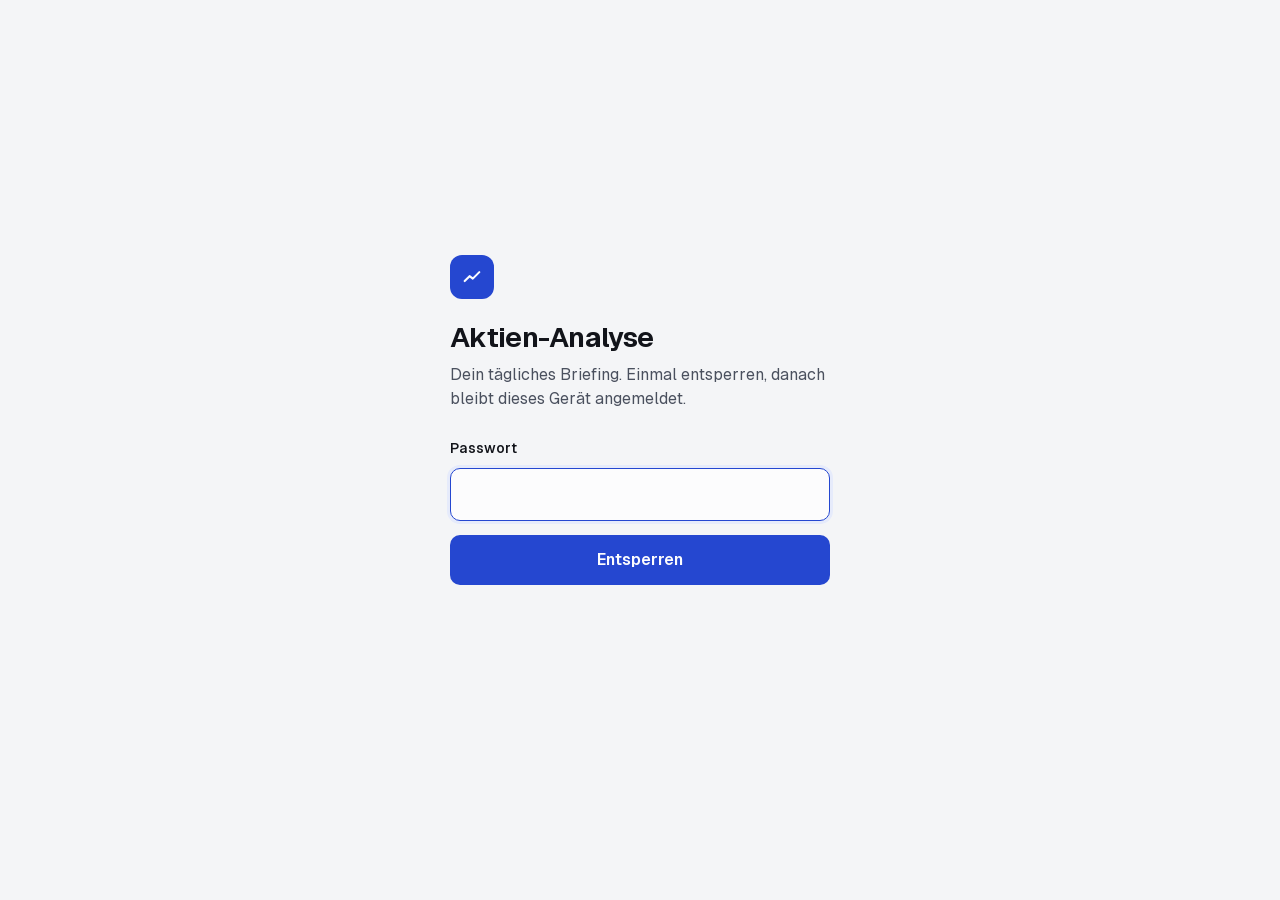
<file: index.html>
<!doctype html>
<html lang="de">
<head>
<meta charset="utf-8">
<meta name="viewport" content="width=device-width, initial-scale=1, viewport-fit=cover">
<meta name="robots" content="noindex, nofollow">
<meta name="theme-color" content="#f4f5f7" media="(prefers-color-scheme: light)">
<meta name="theme-color" content="#0c0d10" media="(prefers-color-scheme: dark)">
<meta name="apple-mobile-web-app-capable" content="yes">
<meta name="apple-mobile-web-app-title" content="Aktien">
<title>Aktien-Analyse</title>
<link rel="icon" href="data:image/svg+xml,%3Csvg xmlns='http://www.w3.org/2000/svg' viewBox='0 0 32 32'%3E%3Crect width='32' height='32' rx='8' fill='%232547d0'/%3E%3Cpath d='M7 21l6-6 4 3 8-8' stroke='%23fff' stroke-width='3' fill='none' stroke-linecap='round' stroke-linejoin='round'/%3E%3C/svg%3E">
<link rel="preload" href="fonts/Geist-Variable.woff2" as="font" type="font/woff2" crossorigin>
<link rel="preload" href="fonts/GeistMono-Variable.woff2" as="font" type="font/woff2" crossorigin>
<link rel="stylesheet" href="style.css">
</head>
<body>
<div id="login" class="login" hidden>
  <form id="login-form" class="login-box" autocomplete="on">
    <div class="mark" aria-hidden="true"><svg viewBox="0 0 32 32"><path d="M7 21l6-6 4 3 8-8" /></svg></div>
    <h1>Aktien-Analyse</h1>
    <p>Dein tägliches Briefing. Einmal entsperren, danach bleibt dieses Gerät angemeldet.</p>
    <input type="text" name="username" autocomplete="username" value="aktien" hidden>
    <div class="field">
      <label for="pw">Passwort</label>
      <input id="pw" type="password" autocomplete="current-password" required autofocus>
    </div>
    <button id="login-btn" class="btn" type="submit">Entsperren</button>
    <p id="login-msg" class="msg" role="alert"></p>
  </form>
</div>

<div id="app" hidden>
  <header class="top">
    <div class="wrap top-in">
      <div class="brand"><span class="mark" aria-hidden="true"><svg viewBox="0 0 32 32"><path d="M7 21l6-6 4 3 8-8" /></svg></span><span>Aktien<span class="brand-x">-Analyse</span></span></div>
      <div class="top-actions">
        <label class="sr" for="archive">Bericht vom</label>
        <select id="archive" class="ctl" title="Ältere Berichte"></select>
        <button id="logout" class="ctl" type="button" title="Dieses Gerät abmelden">Abmelden</button>
      </div>
    </div>
    <nav id="jump" class="jump" aria-label="Zu Aktie springen"></nav>
  </header>
  <main id="report" class="wrap"></main>
  <footer class="wrap foot">
    <p><strong>Keine Anlageberatung.</strong> Diese Seite fasst öffentlich verfügbare Kursdaten, Nachrichten und Analystenmeinungen automatisch zusammen und ordnet sie ein. Sie ist keine Empfehlung zum Kauf oder Verkauf. Angaben ohne Gewähr, Kurse können verzögert sein.</p>
    <p id="data-note"></p>
  </footer>
</div>

<div id="loading" class="loading" aria-live="polite">
  <p class="msg-line">Lade …</p>
  <div class="sk" style="height:132px"></div>
  <div class="sk" style="height:240px"></div>
  <div class="sk" style="height:320px"></div>
</div>
<script src="app.js"></script>
</body>
</html>
</file>
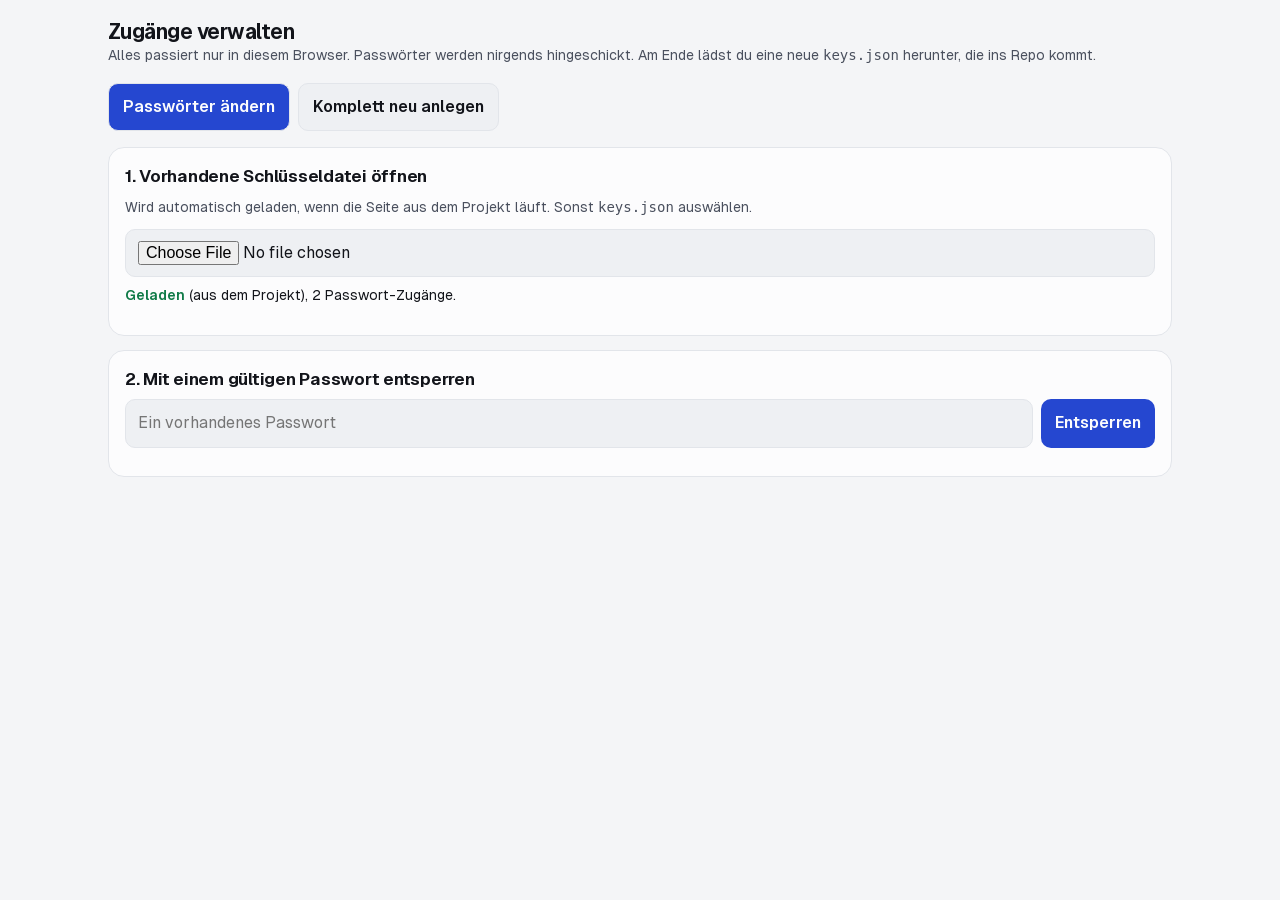
<file: tools/schluessel.html>
<!doctype html>
<html lang="de">
<head>
<meta charset="utf-8">
<meta name="viewport" content="width=device-width, initial-scale=1">
<meta name="robots" content="noindex, nofollow">
<title>Zugänge verwalten</title>
<link rel="stylesheet" href="../style.css">
<style>
  main { max-width: 640px; }
  h1 { letter-spacing: -0.025em; }
  .card { background: var(--surface); border: 1px solid var(--line); border-radius: var(--r-card); padding: 18px 16px; margin-bottom: 14px; }
  .card h2 { font-size: 1.0625rem; margin-bottom: 10px; }
  .card p { margin: 0 0 10px; }
  .row { display: flex; gap: 8px; margin-bottom: 8px; }
  .row input { flex: 1; min-width: 0; padding: 11px 12px; border: 1px solid var(--line); border-radius: var(--r-ctl); background: var(--surface-2); font-size: 16px; }
  .btn { width: auto; padding: 11px 14px; }
  .btn.sec { background: var(--surface-2); color: var(--ink); border: 1px solid var(--line); }
  .btn:disabled { opacity: .5; cursor: wait; }
  .hint { font-size: .8rem; color: var(--ink-3); margin: -4px 0 8px; }
  .hint.bad { color: var(--down); }
  .ok { color: var(--up); font-weight: 600; }
  .err { color: var(--down); font-weight: 600; }
  .warn { background: var(--warn-soft); padding: 10px 12px; border-radius: var(--r-ctl); font-size: .9rem; }
  ul.entries { list-style: none; padding: 0; margin: 0 0 10px; }
  ul.entries li { display: flex; justify-content: space-between; align-items: center; padding: 6px 0; border-bottom: 1px solid var(--line); font-size: .9rem; }
  .tabs { display: flex; gap: 8px; margin: 16px 0; }
  .tabs button[aria-selected="true"] { background: var(--accent); color: var(--accent-ink); }
</style>
</head>
<body>
<main class="wrap" style="padding-top:20px">
  <h1 style="font-size:1.3rem">Zugänge verwalten</h1>
  <p class="muted small">Alles passiert nur in diesem Browser. Passwörter werden nirgends hingeschickt. Am Ende lädst du eine neue <code>keys.json</code> herunter, die ins Repo kommt.</p>

  <div class="tabs" role="tablist">
    <button class="btn sec" role="tab" aria-selected="true" data-tab="edit">Passwörter ändern</button>
    <button class="btn sec" role="tab" aria-selected="false" data-tab="new">Komplett neu anlegen</button>
  </div>

  <section id="tab-edit">
    <div class="card">
      <h2>1. Vorhandene Schlüsseldatei öffnen</h2>
      <p class="muted small">Wird automatisch geladen, wenn die Seite aus dem Projekt läuft. Sonst <code>keys.json</code> auswählen.</p>
      <div class="row"><input type="file" id="file" accept=".json,application/json"></div>
      <p id="file-status" class="small"></p>
    </div>
    <div class="card">
      <h2>2. Mit einem gültigen Passwort entsperren</h2>
      <div class="row"><input type="password" id="unlock-pw" placeholder="Ein vorhandenes Passwort"><button class="btn" id="unlock">Entsperren</button></div>
      <p id="unlock-status" class="small"></p>
    </div>
    <div class="card" id="manage" hidden>
      <h2>3. Passwörter verwalten</h2>
      <h3 style="font-size:.95rem;margin:10px 0 6px">Aktuelle Zugänge</h3>
      <ul class="entries" id="entries"></ul>
      <h3 style="font-size:.95rem;margin:14px 0 6px">Neues Passwort hinzufügen</h3>
      <div class="row"><input type="text" id="add-pw" placeholder="Neues Passwort" autocomplete="off" spellcheck="false"><button class="btn sec" id="suggest1" type="button">Vorschlag</button></div>
      <p class="hint" id="add-hint"></p>
      <button class="btn" id="add">Hinzufügen</button>
      <h3 style="font-size:.95rem;margin:18px 0 6px">Passwort sperren</h3>
      <p class="muted small">Gib das Passwort ein, das nicht mehr funktionieren soll.</p>
      <div class="row"><input type="text" id="rm-pw" placeholder="Zu sperrendes Passwort" autocomplete="off"><button class="btn sec" id="rm">Sperren</button></div>
      <p id="manage-status" class="small"></p>
      <p class="warn">Gesperrte Passwörter kommen nicht mehr rein. Wer früher schon angemeldet war, bleibt auf seinem Gerät aber angemeldet. Wenn du jemanden vollständig aussperren willst: „Komplett neu anlegen“. Dann sind allerdings auch die alten Berichte nicht mehr lesbar.</p>
      <button class="btn" id="dl-edit">keys.json herunterladen</button>
    </div>
  </section>

  <section id="tab-new" hidden>
    <div class="card">
      <h2>Neues Schlüsselpaar mit Passwörtern</h2>
      <p class="warn"><strong>Achtung:</strong> Ein neues Schlüsselpaar macht alle bisherigen Berichte unlesbar und meldet alle Geräte ab. Nur beim ersten Einrichten oder zum vollständigen Aussperren benutzen.</p>
      <div id="new-list"></div>
      <button class="btn sec" id="new-more" type="button">+ Weiteres Passwort</button>
      <p style="margin-top:14px"><button class="btn" id="create">Erstellen und herunterladen</button></p>
      <p id="new-status" class="small"></p>
    </div>
  </section>
</main>

<script>
'use strict';
const $ = (s) => document.querySelector(s);
const subtle = crypto.subtle;
const b64 = (buf) => btoa(String.fromCharCode(...new Uint8Array(buf)));
const unb64 = (s) => Uint8Array.from(atob(s), (c) => c.charCodeAt(0));
const RSA = { name: 'RSA-OAEP', hash: 'SHA-256' };
const ITER = 600000;
const today = () => new Date().toISOString().slice(0, 10);
let keys = null, pkcs8 = null;

const WORDS = ('apfel anker ampel balkon birke blitz boot brezel bruecke burg dach delfin donner drache eiche eimer engel erbse falke feder fenster fichte flagge floete fluss forelle frosch fuchs gabel garten geige gipfel glocke gras hafen hammer hase hecht heide himmel hirsch holz honig hummel igel insel jacke juwel kaffee kamel kanne kerze kiesel kirsche klee koffer komet kompass krone kugel lampe laterne leiter lerche linde loewe magnet mantel marmor meise mond moos muehle nebel nelke nordlicht nuss oase ofen orgel otter palme papier pinsel planet pokal quelle rabe radio rakete regen ring rose rubin sattel schaf schiff schnee segel sonne spiegel stern strand tanne teller tiger tinte tulpe turm uhr ufer vase vogel vulkan wal wald wasser welle wiese wolke zebra zelt ziegel zitrone zucker zwerg').split(' ');
function suggest() {
  const r = crypto.getRandomValues(new Uint32Array(6));
  return [0, 1, 2, 3, 4].map((i) => WORDS[r[i] % WORDS.length]).join('-') + '-' + (r[5] % 90 + 10);
}
function strength(pw) {
  if (pw.length < 12) return { bad: true, text: 'Zu kurz. Mindestens 12 Zeichen, besser 20+ (z. B. 5 Wörter).' };
  if (pw.length < 18) return { bad: false, text: 'Okay. Länger wäre sicherer.' };
  return { bad: false, text: 'Gut.' };
}

async function wrap(bytes, password) {
  const salt = crypto.getRandomValues(new Uint8Array(16)), iv = crypto.getRandomValues(new Uint8Array(12));
  const base = await subtle.importKey('raw', new TextEncoder().encode(password), 'PBKDF2', false, ['deriveKey']);
  const k = await subtle.deriveKey({ name: 'PBKDF2', salt, iterations: ITER, hash: 'SHA-256' }, base, { name: 'AES-GCM', length: 256 }, false, ['encrypt']);
  return { id: b64(crypto.getRandomValues(new Uint8Array(6))), created: today(), iterations: ITER, salt: b64(salt), iv: b64(iv), data: b64(await subtle.encrypt({ name: 'AES-GCM', iv }, k, bytes)) };
}
async function tryUnwrap(w, password) {
  try {
    const base = await subtle.importKey('raw', new TextEncoder().encode(password), 'PBKDF2', false, ['deriveKey']);
    const k = await subtle.deriveKey({ name: 'PBKDF2', salt: unb64(w.salt), iterations: w.iterations, hash: 'SHA-256' }, base, { name: 'AES-GCM', length: 256 }, false, ['decrypt']);
    return new Uint8Array(await subtle.decrypt({ name: 'AES-GCM', iv: unb64(w.iv) }, k, unb64(w.data)));
  } catch { return null; }
}
function download(obj) {
  const a = document.createElement('a');
  a.href = URL.createObjectURL(new Blob([JSON.stringify(obj, null, 1) + '\n'], { type: 'application/json' }));
  a.download = 'keys.json'; a.click();
  setTimeout(() => URL.revokeObjectURL(a.href), 2000);
}
const busy = (btn, on, label) => { btn.disabled = on; if (label) btn.textContent = label; };

/* Tabs */
document.querySelectorAll('[data-tab]').forEach((b) => b.addEventListener('click', () => {
  document.querySelectorAll('[data-tab]').forEach((x) => x.setAttribute('aria-selected', x === b));
  $('#tab-edit').hidden = b.dataset.tab !== 'edit'; $('#tab-new').hidden = b.dataset.tab !== 'new';
}));

/* Bearbeiten */
function setKeys(k, from) { keys = k; pkcs8 = null; $('#manage').hidden = true; $('#file-status').innerHTML = `<span class="ok">Geladen</span> (${from}), ${k.wraps.length} Passwort-Zugänge.`; }
fetch('../keys.json', { cache: 'no-store' }).then((r) => (r.ok ? r.json() : null)).then((k) => k && setKeys(k, 'aus dem Projekt')).catch(() => {});
$('#file').addEventListener('change', async (e) => {
  try { setKeys(JSON.parse(await e.target.files[0].text()), e.target.files[0].name); } catch { $('#file-status').innerHTML = '<span class="err">Keine gültige keys.json.</span>'; }
});
$('#unlock').addEventListener('click', async () => {
  if (!keys) return ($('#unlock-status').innerHTML = '<span class="err">Erst die Schlüsseldatei laden.</span>');
  busy($('#unlock'), true, 'Prüfe …');
  for (const w of keys.wraps) { pkcs8 = await tryUnwrap(w, $('#unlock-pw').value); if (pkcs8) break; }
  busy($('#unlock'), false, 'Entsperren');
  if (!pkcs8) return ($('#unlock-status').innerHTML = '<span class="err">Passwort passt zu keinem Zugang.</span>');
  $('#unlock-status').innerHTML = '<span class="ok">Entsperrt.</span>'; $('#unlock-pw').value = '';
  $('#manage').hidden = false; listEntries();
});
function listEntries() {
  $('#entries').innerHTML = keys.wraps.map((w, i) => `<li><span>Zugang ${i + 1} <span class="muted small">· angelegt ${w.created || keys.created || '?'} · ${w.id}</span></span></li>`).join('');
}
$('#suggest1').addEventListener('click', () => { $('#add-pw').value = suggest(); $('#add-pw').dispatchEvent(new Event('input')); });
$('#add-pw').addEventListener('input', () => { const s = strength($('#add-pw').value); $('#add-hint').textContent = s.text; $('#add-hint').classList.toggle('bad', s.bad); });
$('#add').addEventListener('click', async () => {
  const pw = $('#add-pw').value;
  if (strength(pw).bad) return ($('#manage-status').innerHTML = '<span class="err">Passwort zu kurz.</span>');
  busy($('#add'), true, 'Rechne …');
  for (const w of keys.wraps) if (await tryUnwrap(w, pw)) { busy($('#add'), false, 'Hinzufügen'); return ($('#manage-status').innerHTML = '<span class="err">Dieses Passwort gibt es schon.</span>'); }
  keys.wraps.push(await wrap(pkcs8, pw));
  busy($('#add'), false, 'Hinzufügen');
  $('#add-pw').value = ''; $('#add-hint').textContent = '';
  $('#manage-status').innerHTML = '<span class="ok">Hinzugefügt.</span> Notiere dir das Passwort und lade am Ende die Datei herunter.';
  listEntries();
});
$('#rm').addEventListener('click', async () => {
  busy($('#rm'), true, 'Suche …');
  let idx = -1;
  for (let i = 0; i < keys.wraps.length; i++) if (await tryUnwrap(keys.wraps[i], $('#rm-pw').value)) { idx = i; break; }
  busy($('#rm'), false, 'Sperren');
  if (idx < 0) return ($('#manage-status').innerHTML = '<span class="err">Dieses Passwort gibt es nicht.</span>');
  if (keys.wraps.length === 1) return ($('#manage-status').innerHTML = '<span class="err">Das letzte Passwort kann nicht gesperrt werden.</span>');
  keys.wraps.splice(idx, 1); $('#rm-pw').value = '';
  $('#manage-status').innerHTML = `<span class="ok">Zugang ${idx + 1} gesperrt.</span> Am Ende herunterladen nicht vergessen.`;
  listEntries();
});
$('#dl-edit').addEventListener('click', () => download(keys));

/* Neu anlegen */
function addNewRow(value = '') {
  const div = document.createElement('div');
  div.innerHTML = `<div class="row"><input type="text" class="np" placeholder="Passwort" autocomplete="off" spellcheck="false" value="${value}"><button class="btn sec" type="button">Vorschlag</button></div><p class="hint"></p>`;
  const inp = div.querySelector('input'), hint = div.querySelector('.hint');
  inp.addEventListener('input', () => { const s = strength(inp.value); hint.textContent = s.text; hint.classList.toggle('bad', s.bad); });
  div.querySelector('button').addEventListener('click', () => { inp.value = suggest(); inp.dispatchEvent(new Event('input')); });
  $('#new-list').appendChild(div);
}
addNewRow(); $('#new-more').addEventListener('click', () => addNewRow());
$('#create').addEventListener('click', async () => {
  const pws = [...document.querySelectorAll('.np')].map((i) => i.value).filter(Boolean);
  if (!pws.length) return ($('#new-status').innerHTML = '<span class="err">Mindestens ein Passwort eingeben.</span>');
  if (pws.some((p) => strength(p).bad)) return ($('#new-status').innerHTML = '<span class="err">Mindestens ein Passwort ist zu kurz.</span>');
  if (new Set(pws).size !== pws.length) return ($('#new-status').innerHTML = '<span class="err">Passwörter doppelt.</span>');
  busy($('#create'), true, 'Erzeuge Schlüssel …');
  const pair = await subtle.generateKey({ ...RSA, modulusLength: 3072, publicExponent: new Uint8Array([1, 0, 1]) }, true, ['encrypt', 'decrypt']);
  const priv = new Uint8Array(await subtle.exportKey('pkcs8', pair.privateKey));
  const out = { v: 1, created: today(), publicKey: b64(await subtle.exportKey('spki', pair.publicKey)), wraps: [] };
  for (const pw of pws) out.wraps.push(await wrap(priv, pw));
  busy($('#create'), false, 'Erstellen und herunterladen');
  download(out);
  $('#new-status').innerHTML = `<span class="ok">Fertig: keys.json mit ${pws.length} Passwort(en) heruntergeladen.</span> Notiere dir die Passwörter, sie lassen sich nicht wiederherstellen.`;
});
</script>
</body>
</html>
</file>
<file: style.css>
/* Aktien-Analyse: privates Tagesbriefing, mobile-first.
   Schrift: Geist + Geist Mono (selbst gehostet, SIL OFL, siehe fonts/OFL.txt).
   Formen: Karten 16px, Felder/Buttons 10px, Pillen rund. Ein Akzent (Kobaltblau);
   Grün/Rot/Bernstein nur als Status für Kursbewegung und Nachrichtenlage. */

@font-face { font-family: "Geist"; src: url("fonts/Geist-Variable.woff2") format("woff2"); font-weight: 100 900; font-display: swap; }
@font-face { font-family: "Geist Mono"; src: url("fonts/GeistMono-Variable.woff2") format("woff2"); font-weight: 100 900; font-display: swap; }

:root {
  --bg: #f4f5f7; --surface: #fcfcfd; --surface-2: #eef0f3; --line: #e2e5ea;
  --ink: #12141a; --ink-2: #4a505e; --ink-3: #6f7685;
  --accent: #2547d0; --accent-soft: #e6ebfb; --accent-ink: #fcfcfd;
  --up: #0f7a47; --down: #c4342b; --warn: #9a6200;
  --up-soft: #e3f3ea; --down-soft: #fbe7e5; --warn-soft: #f8eedb; --on-status: #fcfcfd;
  --grid: #e8eaee; --price: #2547d0; --sma: #9097a5;
  --s1: #0072b2; --s2: #e08a00; --s3: #009e73; --s4: #cc79a7; --s5: #9a7b12; --s6: #d0342c; --s7: #6a4fb3;
  --shadow: 0 1px 2px rgb(18 20 26 / .04), 0 8px 24px rgb(18 20 26 / .05);
  --r-card: 16px; --r-ctl: 10px;
  --sans: "Geist", ui-sans-serif, system-ui, -apple-system, "Segoe UI", sans-serif;
  --mono: "Geist Mono", ui-monospace, "SF Mono", Menlo, monospace;
  color-scheme: light;
}
@media (prefers-color-scheme: dark) {
  :root:not([data-theme="light"]) {
    --bg: #0c0d10; --surface: #14161b; --surface-2: #1c1f26; --line: #272b33;
    --ink: #eceef2; --ink-2: #b3b9c4; --ink-3: #8b92a0;
    --accent: #8aa4ff; --accent-soft: #1d2440; --accent-ink: #0c0d10;
    --up: #3fcf8e; --down: #ff6b61; --warn: #f0b545;
    --up-soft: #12291f; --down-soft: #301615; --warn-soft: #2e2410; --on-status: #0c0d10;
    --grid: #22262d; --price: #8aa4ff; --sma: #6b7382;
    --s1: #4aa3e0; --s2: #f0a530; --s3: #2fc497; --s4: #e294c0; --s5: #e3cf5a; --s6: #f26b63; --s7: #a58ff0;
    --shadow: none;
    color-scheme: dark;
  }
}
:root[data-theme="dark"] {
  --bg: #0c0d10; --surface: #14161b; --surface-2: #1c1f26; --line: #272b33;
  --ink: #eceef2; --ink-2: #b3b9c4; --ink-3: #8b92a0;
  --accent: #8aa4ff; --accent-soft: #1d2440; --accent-ink: #0c0d10;
  --up: #3fcf8e; --down: #ff6b61; --warn: #f0b545;
  --up-soft: #12291f; --down-soft: #301615; --warn-soft: #2e2410; --on-status: #0c0d10;
  --grid: #22262d; --price: #8aa4ff; --sma: #6b7382;
  --s1: #4aa3e0; --s2: #f0a530; --s3: #2fc497; --s4: #e294c0; --s5: #e3cf5a; --s6: #f26b63; --s7: #a58ff0;
  --shadow: none;
  color-scheme: dark;
}

* { box-sizing: border-box; }
[hidden] { display: none !important; }
html { -webkit-text-size-adjust: 100%; scroll-padding-top: 116px; }
body { margin: 0; background: var(--bg); color: var(--ink); font: 400 16px/1.55 var(--sans); -webkit-font-smoothing: antialiased; font-feature-settings: "ss01"; }
a { color: var(--accent); text-decoration: none; }
a:hover { text-decoration: underline; text-underline-offset: 3px; }
h1, h2, h3, h4 { margin: 0; font-weight: 650; letter-spacing: -0.015em; line-height: 1.2; }
p { margin: 0; }
button, select, input { font: inherit; color: inherit; }
button { cursor: pointer; -webkit-tap-highlight-color: transparent; }
button:active, .tap:active { transform: scale(0.98); }
:focus-visible { outline: 2px solid var(--accent); outline-offset: 2px; border-radius: 6px; }
.wrap { max-width: 1120px; margin: 0 auto; padding: 0 16px; }
.muted { color: var(--ink-2); }
.faint { color: var(--ink-3); }
.small { font-size: .875rem; }
.sr { position: absolute; width: 1px; height: 1px; overflow: hidden; clip: rect(0 0 0 0); white-space: nowrap; }
.num, .mono { font-family: var(--mono); font-variant-numeric: tabular-nums; letter-spacing: -0.01em; }
.up { color: var(--up); } .down { color: var(--down); }

/* ---------- Laden (Skelett) ---------- */
.loading { max-width: 1120px; margin: 0 auto; padding: 88px 16px; }
.loading .sk { background: linear-gradient(90deg, var(--surface-2), var(--line), var(--surface-2)); background-size: 200% 100%; border-radius: var(--r-card); margin-bottom: 14px; }
.loading .msg-line { color: var(--ink-3); font-size: .9rem; margin-bottom: 18px; }
@media (prefers-reduced-motion: no-preference) { .loading .sk { animation: shimmer 1.4s linear infinite; } }
@keyframes shimmer { to { background-position: -200% 0; } }

/* ---------- Login ---------- */
.login { min-height: 100dvh; display: grid; place-items: center; padding: 24px 16px; }
.login-box { width: 100%; max-width: 380px; }
.mark { width: 44px; height: 44px; border-radius: 12px; background: var(--accent); display: grid; place-items: center; }
.mark svg { width: 26px; height: 26px; fill: none; stroke: var(--accent-ink); stroke-width: 2.6; stroke-linecap: round; stroke-linejoin: round; }
.login-box h1 { font-size: 1.75rem; margin: 22px 0 8px; letter-spacing: -0.025em; }
.login-box > p { color: var(--ink-2); margin-bottom: 26px; }
.field { display: grid; gap: 8px; margin-bottom: 14px; }
.field label { font-size: .875rem; font-weight: 550; }
.field input { width: 100%; padding: 13px 14px; border: 1px solid var(--line); border-radius: var(--r-ctl); background: var(--surface); font-size: 16px; }
.field input:focus { border-color: var(--accent); outline: none; box-shadow: 0 0 0 3px var(--accent-soft); }
.btn { width: 100%; padding: 13px 16px; border: 0; border-radius: var(--r-ctl); background: var(--accent); color: var(--accent-ink); font-weight: 600; transition: transform .15s cubic-bezier(.16,1,.3,1), opacity .15s; }
.btn:disabled { opacity: .6; cursor: wait; }
.msg { min-height: 1.5em; margin-top: 12px; color: var(--down); font-size: .9rem; }

/* ---------- Kopf + Schnellleiste ---------- */
.top { position: sticky; top: 0; z-index: 10; background: color-mix(in srgb, var(--bg) 86%, transparent); -webkit-backdrop-filter: saturate(160%) blur(14px); backdrop-filter: saturate(160%) blur(14px); border-bottom: 1px solid var(--line); }
.top-in { display: flex; align-items: center; justify-content: space-between; gap: 10px; height: 56px; }
.brand { display: flex; align-items: center; gap: 10px; font-weight: 650; letter-spacing: -0.01em; }
.brand .mark { width: 28px; height: 28px; border-radius: 8px; }
.brand .mark svg { width: 17px; height: 17px; stroke-width: 2.8; }
.top-actions { display: flex; gap: 6px; }
.ctl { height: 36px; padding: 0 12px; background: var(--surface); border: 1px solid var(--line); border-radius: var(--r-ctl); font-size: .875rem; }
select.ctl { padding-right: 8px; max-width: 150px; }
@media (max-width: 479px) { .brand-x { display: none; } }
.jump { display: flex; gap: 6px; overflow-x: auto; scroll-snap-type: x proximity; scroll-padding-inline: 16px; padding: 0 16px 10px; max-width: 1120px; margin: 0 auto; scrollbar-width: none; }
.jump::-webkit-scrollbar { display: none; }
.jump a { flex: none; scroll-snap-align: start; display: inline-flex; align-items: baseline; gap: 6px; padding: 6px 11px; border-radius: 999px; background: var(--surface); border: 1px solid var(--line); color: var(--ink); font-size: .8125rem; font-weight: 550; text-decoration: none; }
.jump a .num { font-size: .75rem; font-weight: 500; }

main { padding-top: 22px; padding-bottom: 12px; }
section, article { margin-bottom: 16px; }
.panel { background: var(--surface); border: 1px solid var(--line); border-radius: var(--r-card); padding: 18px 16px; box-shadow: var(--shadow); }
.panel > h2, .group-title { font-size: 1.125rem; margin-bottom: 14px; }
.group-title { font-size: 1.375rem; margin: 34px 0 14px; letter-spacing: -0.02em; }
.group-sub { margin: -8px 0 16px; color: var(--ink-2); font-size: .9375rem; }

/* ---------- Tagesauftakt ---------- */
.intro { padding: 6px 0 4px; }
.intro .date { font-size: .9375rem; color: var(--ink-2); font-weight: 500; }
.intro h1 { font-size: clamp(1.6rem, 6.4vw, 2.6rem); line-height: 1.12; letter-spacing: -0.03em; margin: 8px 0 14px; max-width: 24ch; font-weight: 680; }
.intro .lead { font-size: 1.0625rem; color: var(--ink-2); max-width: 65ch; }
.more { display: none; margin-top: 6px; padding: 0; border: 0; background: none; color: var(--accent); font-weight: 600; font-size: .9375rem; }
@media (max-width: 767px) {
  .intro.clamped .lead { display: -webkit-box; -webkit-line-clamp: 4; -webkit-box-orient: vertical; overflow: hidden; }
  .intro.clamped .drivers { display: none; }
  .intro .more { display: inline-block; }
}
.drivers { list-style: none; margin: 18px 0 0; padding: 0; display: grid; gap: 10px; max-width: 70ch; }
.drivers li { position: relative; padding-left: 18px; font-size: .9375rem; color: var(--ink); }
.drivers li::before { content: ""; position: absolute; left: 2px; top: .62em; width: 7px; height: 2px; background: var(--accent); border-radius: 2px; }
.indices { display: flex; gap: 8px; overflow-x: auto; scroll-snap-type: x mandatory; scroll-padding-inline: 16px; margin: 20px -16px 0; padding: 0 16px 4px; scrollbar-width: none; }
.indices::-webkit-scrollbar { display: none; }
.idx { flex: none; scroll-snap-align: start; min-width: 132px; background: var(--surface); border: 1px solid var(--line); border-radius: 12px; padding: 10px 12px; }
.idx .n { font-size: .75rem; color: var(--ink-3); font-weight: 550; }
.idx .v { font-family: var(--mono); font-size: 1rem; font-weight: 550; margin: 2px 0 1px; }
.idx .c { font-size: .8125rem; }

/* ---------- Status ---------- */
.chg { font-family: var(--mono); font-variant-numeric: tabular-nums; font-weight: 550; white-space: nowrap; }
.chg.pill { display: inline-block; padding: 2px 8px; border-radius: 999px; font-size: .8125rem; }
.chg.pill.up { background: var(--up-soft); } .chg.pill.down { background: var(--down-soft); }
.sig { display: inline-flex; align-items: center; gap: 5px; font-size: .75rem; font-weight: 600; padding: 3px 9px; border-radius: 999px; white-space: nowrap; }
.sig.positiv { color: var(--up); background: var(--up-soft); }
.sig.negativ { color: var(--down); background: var(--down-soft); }
.sig.gemischt { color: var(--warn); background: var(--warn-soft); }
.sig.neutral { color: var(--ink-2); background: var(--surface-2); }
/* Die starken Stufen gefüllt, damit sie in der Liste sofort herausstechen */
.sig.sehr_positiv { color: var(--on-status); background: var(--up); }
.sig.sehr_negativ { color: var(--on-status); background: var(--down); }
.sig-reason { margin-top: 12px; padding: 9px 12px; border-radius: 10px; background: var(--surface-2); font-size: .875rem; color: var(--ink-2); border-left: 3px solid var(--ink-3); }
.sig-reason strong { color: var(--ink); font-weight: 600; }
.sig-reason.sehr_positiv, .sig-reason.positiv { border-left-color: var(--up); }
.sig-reason.sehr_negativ, .sig-reason.negativ { border-left-color: var(--down); }
.sig-reason.gemischt { border-left-color: var(--warn); }
.sig i { font-style: normal; font-size: .7rem; }

/* ---------- Auf einen Blick: Liste (Handy) / Tabelle (ab Tablet) ---------- */
.glance { list-style: none; margin: 0; padding: 0; }
.glance li a { display: grid; grid-template-columns: 1fr auto; gap: 2px 12px; padding: 12px 2px; border-top: 1px solid var(--line); color: var(--ink); text-decoration: none; }
.glance li:first-child a { border-top: 0; padding-top: 2px; }
.glance .nm { font-weight: 600; display: flex; align-items: center; gap: 8px; min-width: 0; }
.glance .nm span:first-child { overflow: hidden; text-overflow: ellipsis; white-space: nowrap; }
.glance .px { text-align: right; font-family: var(--mono); font-weight: 550; }
.glance .sub { display: flex; align-items: center; gap: 8px; font-size: .8125rem; color: var(--ink-3); }
.glance .sub2 { text-align: right; font-size: .8125rem; }
.tk { font-family: var(--mono); font-size: .75rem; color: var(--ink-3); font-weight: 500; }
.tag { font-size: .6875rem; font-weight: 650; padding: 2px 7px; border-radius: 999px; background: var(--accent-soft); color: var(--accent); }
.glance-table { display: none; width: 100%; border-collapse: collapse; font-size: .9rem; }
.glance-table th { text-align: right; font-weight: 550; color: var(--ink-3); font-size: .78rem; padding: 0 10px 10px; white-space: nowrap; }
.glance-table td { text-align: right; padding: 11px 10px; border-top: 1px solid var(--line); white-space: nowrap; }
.glance-table th:first-child, .glance-table td:first-child { text-align: left; padding-left: 2px; }
.glance-table tbody tr { cursor: pointer; transition: background .15s; }
.glance-table tbody tr:hover { background: var(--surface-2); }
@media (min-width: 640px) and (max-width: 1023px) {
  .glance { display: grid; grid-template-columns: 1fr 1fr; column-gap: 28px; }
  .glance li:nth-child(2) a { border-top: 0; padding-top: 2px; }
}
@media (min-width: 1024px) { .glance { display: none; } .glance-table { display: table; } }

/* ---------- Diagramme ---------- */
.chart { position: relative; touch-action: pan-y; }
.chart svg { display: block; width: 100%; height: auto; overflow: visible; }
.chart .gridline { stroke: var(--grid); stroke-width: 1; }
.chart .axis { fill: var(--ink-3); font: 500 11px var(--mono); }
.chart .ln { fill: none; stroke-width: 2; stroke-linejoin: round; stroke-linecap: round; transition: opacity .2s; }
.chart .ln.dim { opacity: .1; }
.chart .area { stroke: none; }
.chart .sma { fill: none; stroke: var(--sma); stroke-width: 1.5; stroke-dasharray: 4 3; }
.chart .target { stroke: var(--ink-3); stroke-width: 1; stroke-dasharray: 2 3; }
.chart .cross { stroke: var(--ink-3); stroke-width: 1; }
.chart .dot { stroke: var(--surface); stroke-width: 2; }
.tip { position: absolute; pointer-events: none; background: var(--surface); border: 1px solid var(--line); border-radius: 12px; padding: 9px 11px; font-size: .8125rem; box-shadow: 0 10px 30px rgb(0 0 0 / .14); white-space: nowrap; z-index: 2; }
.tip .row { display: flex; align-items: center; gap: 14px; justify-content: space-between; line-height: 1.7; }
.tip .row span:first-child { display: inline-flex; align-items: center; gap: 6px; }
.sw { width: 10px; height: 3px; border-radius: 2px; display: inline-block; }
.legend { display: flex; gap: 6px; overflow-x: auto; margin: 0 -16px 12px; padding: 0 16px 2px; scrollbar-width: none; }
.legend::-webkit-scrollbar { display: none; }
.legend button { flex: none; display: inline-flex; align-items: center; gap: 7px; background: var(--surface-2); border: 1px solid transparent; border-radius: 999px; padding: 5px 11px; font-size: .8125rem; font-weight: 550; }
.legend button[aria-pressed="false"] { opacity: .4; }
.legend .sw { width: 12px; height: 4px; }
.chart-key { display: flex; gap: 6px 14px; font-size: .75rem; color: var(--ink-3); margin-top: 6px; flex-wrap: wrap; }
.chart-key i { display: inline-block; width: 16px; height: 0; border-top: 2px solid var(--price); vertical-align: middle; margin-right: 5px; }
.chart-key i.k-sma { border-top: 1.5px dashed var(--sma); }
.chart-key i.k-tgt { border-top: 1px dotted var(--ink-3); }

/* ---------- Termine ---------- */
.events { list-style: none; margin: 0; padding: 0; display: grid; gap: 2px; }
.events li { display: grid; grid-template-columns: 76px 1fr; gap: 12px; padding: 8px 0; font-size: .9375rem; align-items: baseline; }
.events .d { font-family: var(--mono); font-size: .8125rem; color: var(--ink-3); }
.events .soon .d { color: var(--accent); font-weight: 600; }

/* ---------- Aktien-Karten ---------- */
.stock { padding: 20px 16px; }
.stock-head { display: grid; grid-template-columns: 1fr auto; gap: 4px 12px; align-items: start; }
.stock-head h3 { font-size: 1.375rem; letter-spacing: -0.025em; }
.stock-head .meta { display: flex; align-items: center; gap: 8px; margin-top: 6px; flex-wrap: wrap; }
.stock-head .price { text-align: right; }
.stock-head .p { font-family: var(--mono); font-size: 1.375rem; font-weight: 600; letter-spacing: -0.02em; }
.stock-head .price .chg { font-size: .875rem; }
.headline { font-size: 1.125rem; font-weight: 620; line-height: 1.35; letter-spacing: -0.012em; margin: 16px 0 8px; }
.meaning { color: var(--ink-2); max-width: 68ch; }
.pick-reason { margin: 16px 0 0; padding: 12px 14px; border-radius: 12px; background: var(--accent-soft); font-size: .9375rem; }
.pick-reason strong { color: var(--accent); }
.stock-body { display: grid; gap: 18px; margin-top: 18px; }
@media (min-width: 900px) { .stock-body { grid-template-columns: 1.25fr 1fr; align-items: start; } }

.metrics { display: grid; grid-template-columns: 1fr 1fr; gap: 8px; }
.metric { background: var(--surface-2); border-radius: 12px; padding: 10px 12px; min-width: 0; }
.metric .l { font-size: .75rem; color: var(--ink-3); font-weight: 500; }
.metric .v { font-family: var(--mono); font-size: 1rem; font-weight: 600; margin-top: 2px; }
.metric .h { font-family: var(--sans); font-size: .75rem; color: var(--ink-2); font-weight: 400; display: block; margin-top: 1px; }
.metric.wide { grid-column: span 2; }
.range { position: relative; height: 4px; background: var(--line); border-radius: 2px; margin: 12px 0 6px; }
.range .mk { position: absolute; top: -5px; width: 3px; height: 14px; border-radius: 2px; background: var(--ink); transform: translateX(-50%); }
.range .mk.t { background: var(--accent); }
.range-l { display: flex; justify-content: space-between; font-size: .75rem; color: var(--ink-3); font-family: var(--mono); }

.cr { display: grid; gap: 16px; margin-top: 20px; }
@media (min-width: 640px) { .cr { grid-template-columns: 1fr 1fr; } }
.sub-h { font-size: .9375rem; font-weight: 650; margin-bottom: 8px; display: flex; align-items: center; gap: 8px; }
.sub-h .ico { width: 20px; height: 20px; border-radius: 6px; display: grid; place-items: center; font-size: .75rem; font-weight: 700; }
.sub-h .ico.p { background: var(--up-soft); color: var(--up); } .sub-h .ico.m { background: var(--down-soft); color: var(--down); }
.cr ul { margin: 0; padding: 0; list-style: none; display: grid; gap: 8px; font-size: .9375rem; color: var(--ink-2); }
.cr li { padding-left: 14px; position: relative; }
.cr li::before { content: ""; position: absolute; left: 0; top: .65em; width: 5px; height: 5px; border-radius: 50%; background: var(--ink-3); }

.news-block { margin-top: 22px; }
.news { list-style: none; margin: 0; padding: 0; }
.news li { padding: 11px 0; border-top: 1px solid var(--line); }
.news li:first-child { border-top: 0; padding-top: 2px; }
.news .t { font-weight: 560; line-height: 1.4; }
.news .t a { color: var(--ink); }
.news .meta { font-size: .75rem; color: var(--ink-3); margin-top: 3px; }
.news .note { font-size: .9rem; color: var(--ink-2); margin-top: 4px; }
details.analysts { margin-top: 14px; border-top: 1px solid var(--line); padding-top: 12px; }
details.analysts summary { cursor: pointer; font-weight: 600; font-size: .9375rem; list-style: none; display: flex; justify-content: space-between; align-items: center; }
details.analysts summary::-webkit-details-marker { display: none; }
details.analysts summary::after { content: "+"; font-family: var(--mono); color: var(--ink-3); font-size: 1.1rem; }
details.analysts[open] summary::after { content: "-"; }
.an-list { list-style: none; margin: 10px 0 0; padding: 0; display: grid; gap: 8px; }
.an-list li { display: grid; grid-template-columns: 1fr auto; gap: 2px 10px; padding: 10px 12px; background: var(--surface-2); border-radius: 12px; font-size: .875rem; }
.an-list .f { font-weight: 600; }
.an-list .tg { font-family: var(--mono); text-align: right; font-weight: 550; }
.an-list .a { color: var(--ink-2); }
.an-list .dt { font-family: var(--mono); color: var(--ink-3); text-align: right; font-size: .75rem; }
.empty { color: var(--ink-3); font-size: .9375rem; }

.foot { padding-top: 18px; padding-bottom: 48px; font-size: .8125rem; color: var(--ink-3); display: grid; gap: 6px; max-width: 760px; }
.foot strong { color: var(--ink-2); }

/* ---------- Ab Tablet / Desktop ---------- */
@media (min-width: 768px) {
  html { scroll-padding-top: 124px; }
  .wrap { padding: 0 28px; }
  .jump { padding: 0 28px 10px; }
  main { padding-top: 36px; }
  .panel { padding: 22px 24px; }
  .stock { padding: 26px 26px; }
  .indices { margin: 24px 0 0; padding: 0; flex-wrap: wrap; overflow: visible; }
  .legend { margin: 0 0 14px; padding: 0; flex-wrap: wrap; overflow: visible; }
  .stock-head h3 { font-size: 1.625rem; }
  .stock-head .p { font-size: 1.625rem; }
  .metrics { grid-template-columns: 1fr 1fr; }
}
@media (min-width: 1024px) {
  .intro-grid { display: grid; grid-template-columns: 1.4fr 1fr; gap: 40px; align-items: end; }
  .intro-grid .indices { display: grid; grid-template-columns: 1fr 1fr; margin: 0; }
  .intro-grid .idx:last-child:nth-child(odd) { grid-column: span 2; }
  .two-col { display: grid; grid-template-columns: 1.6fr 1fr; gap: 16px; align-items: start; }
  .two-col > section { margin-bottom: 0; }
}

/* ---------- Einblenden ---------- */
@media (prefers-reduced-motion: no-preference) {
  .reveal { opacity: 0; transform: translateY(10px); animation: rise .5s cubic-bezier(.16,1,.3,1) forwards; animation-delay: calc(var(--i, 0) * 50ms); }
  @keyframes rise { to { opacity: 1; transform: none; } }
}
</file>
